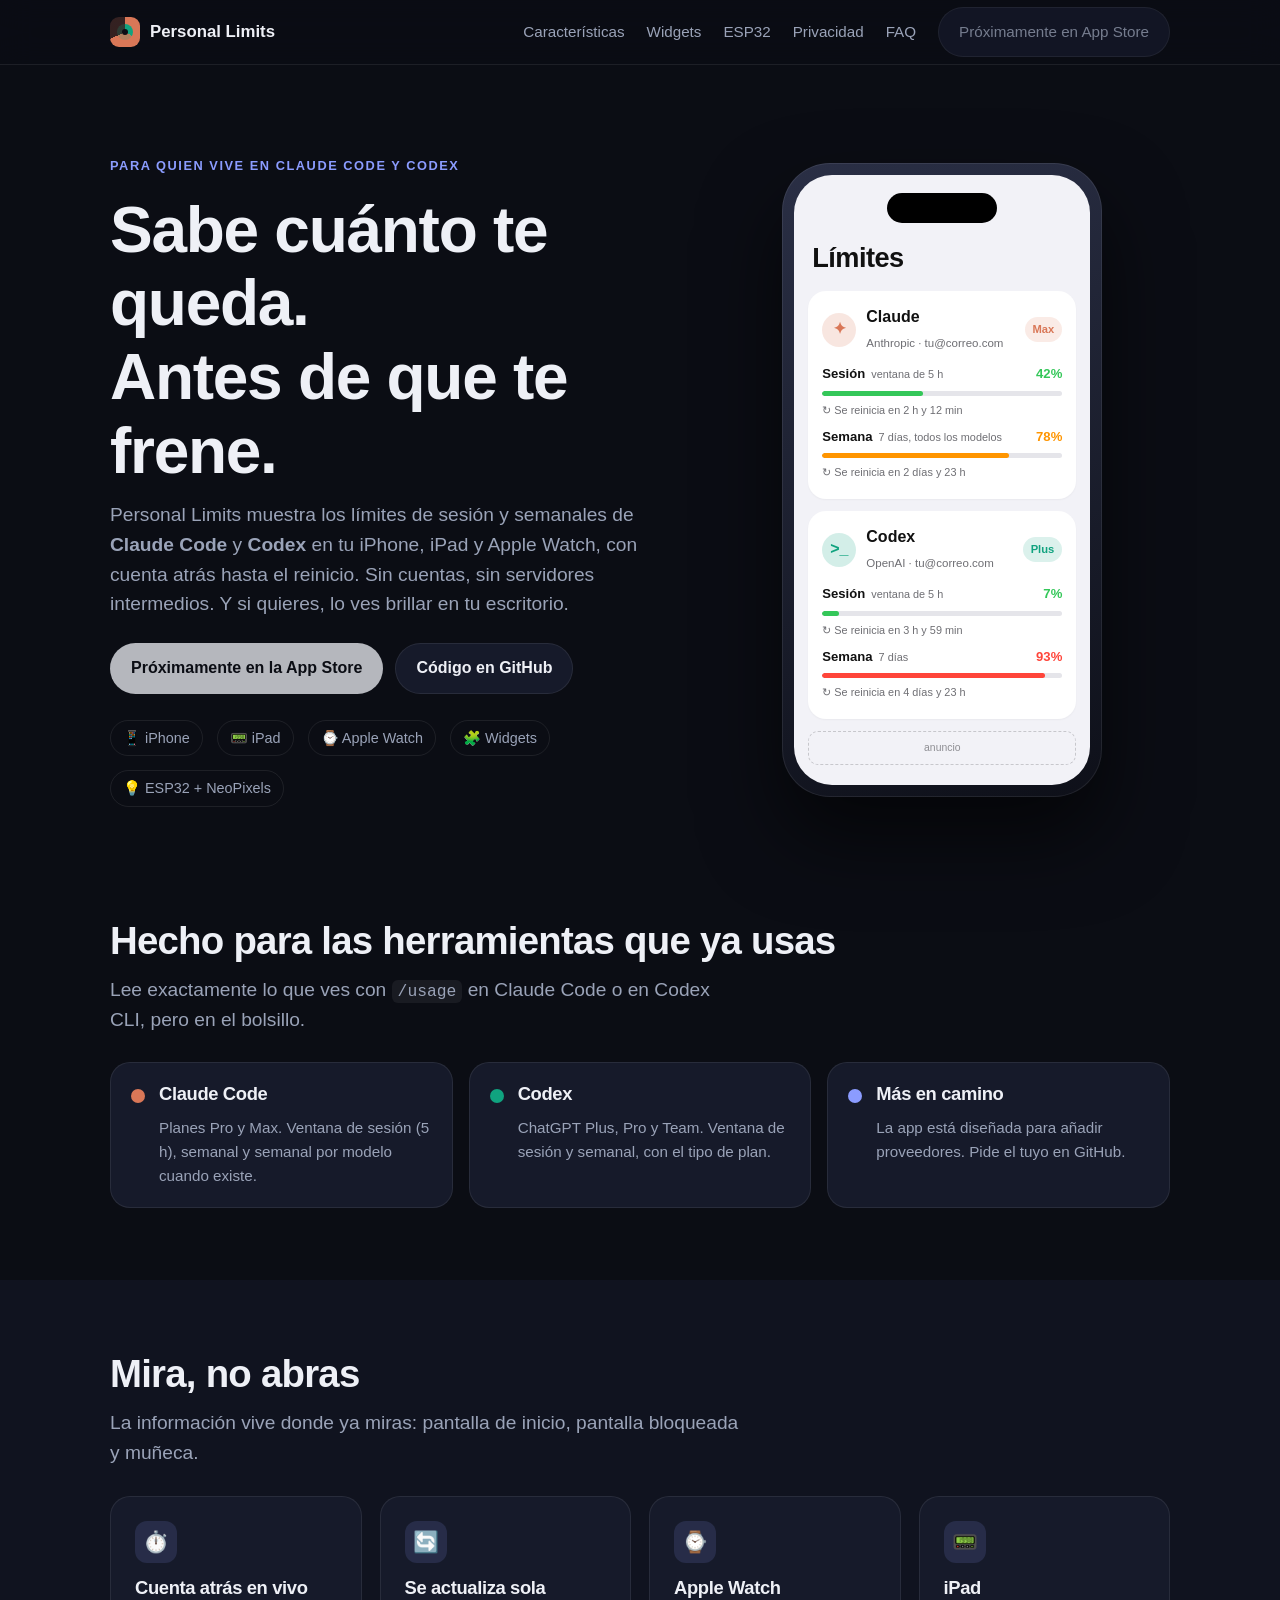
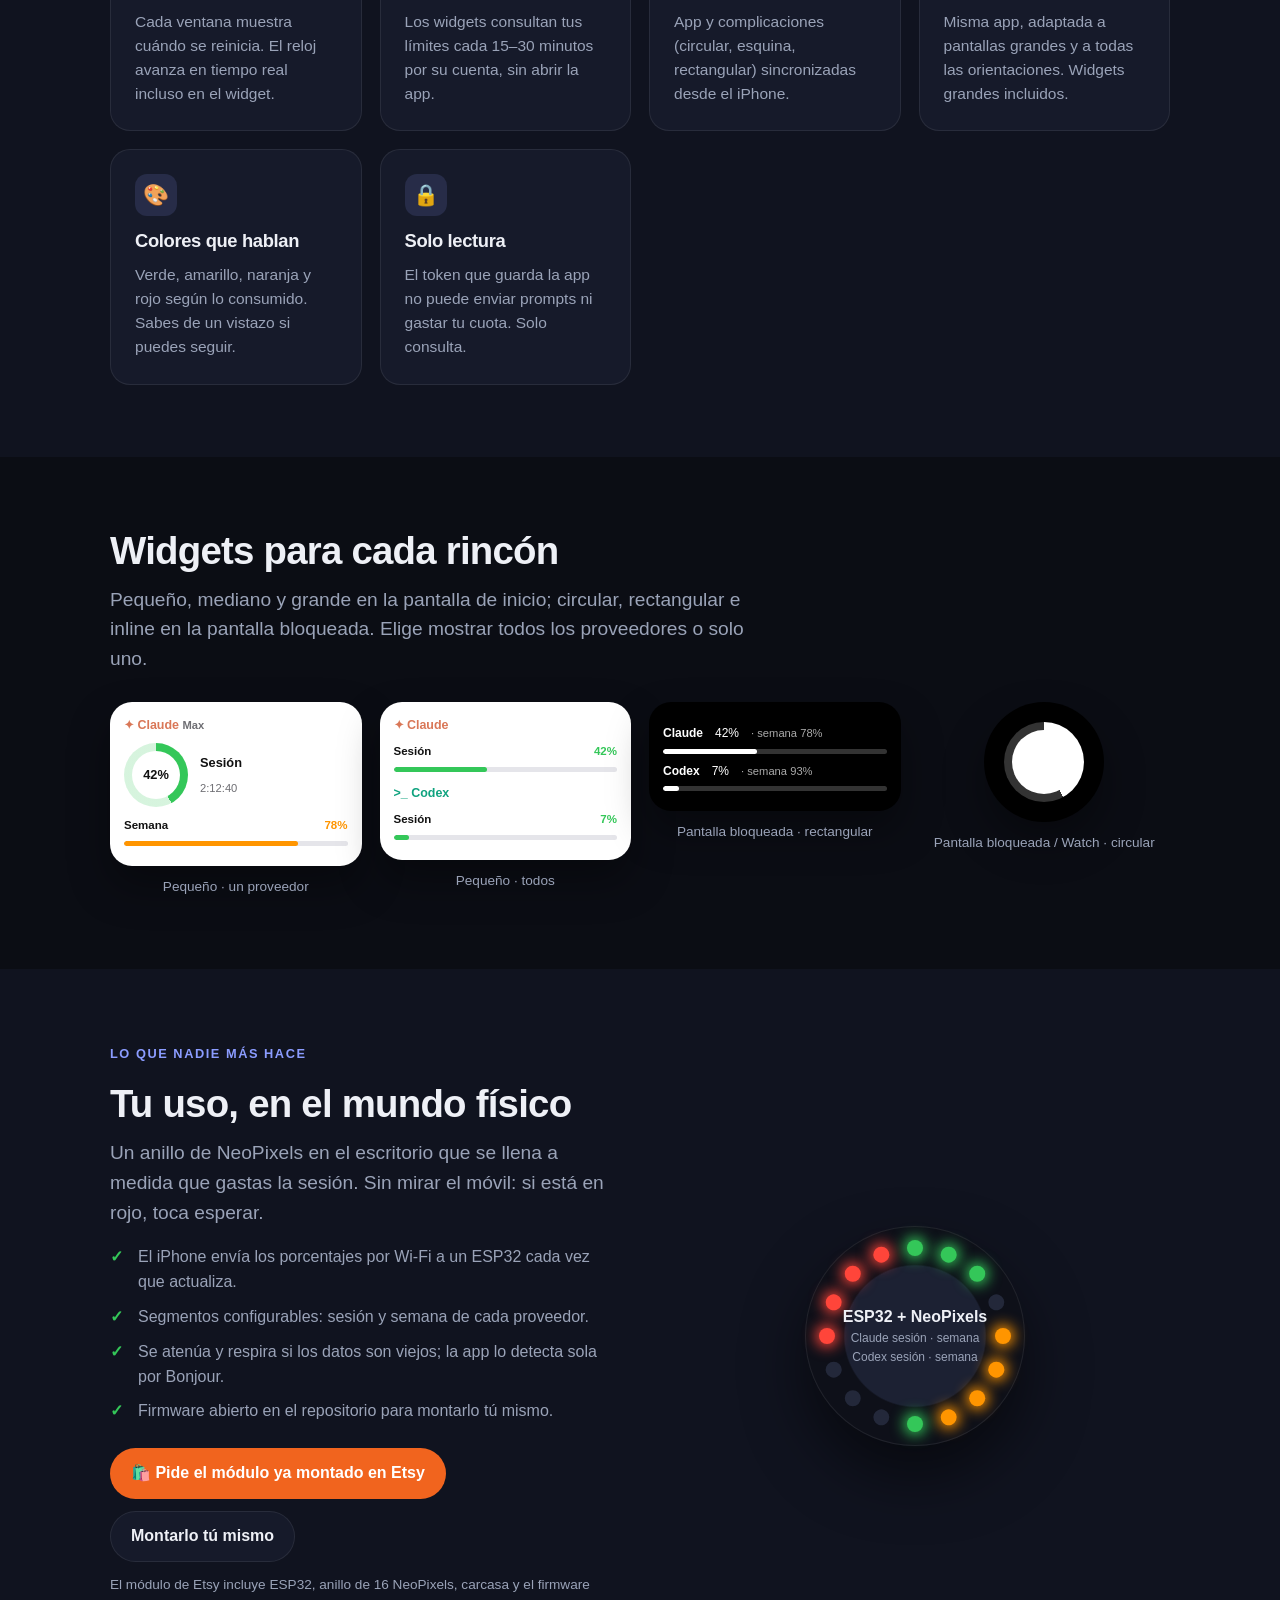
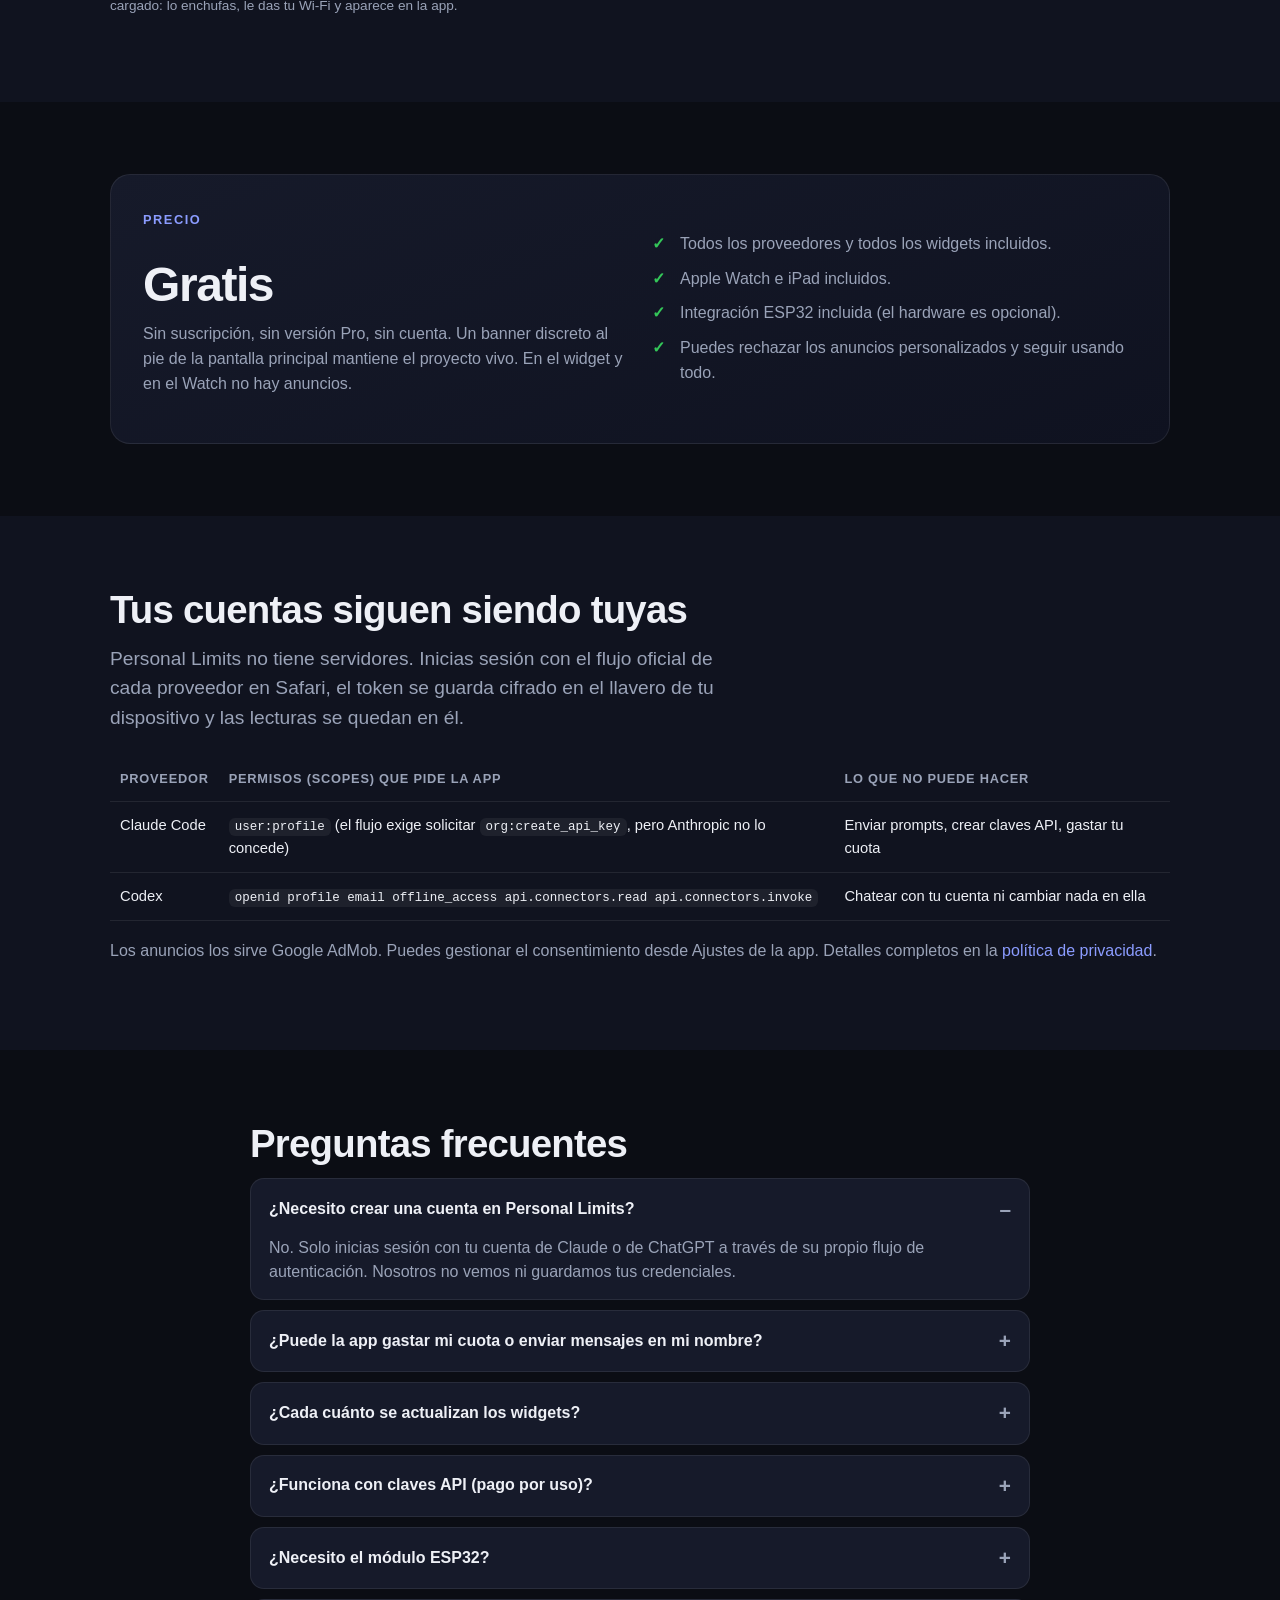
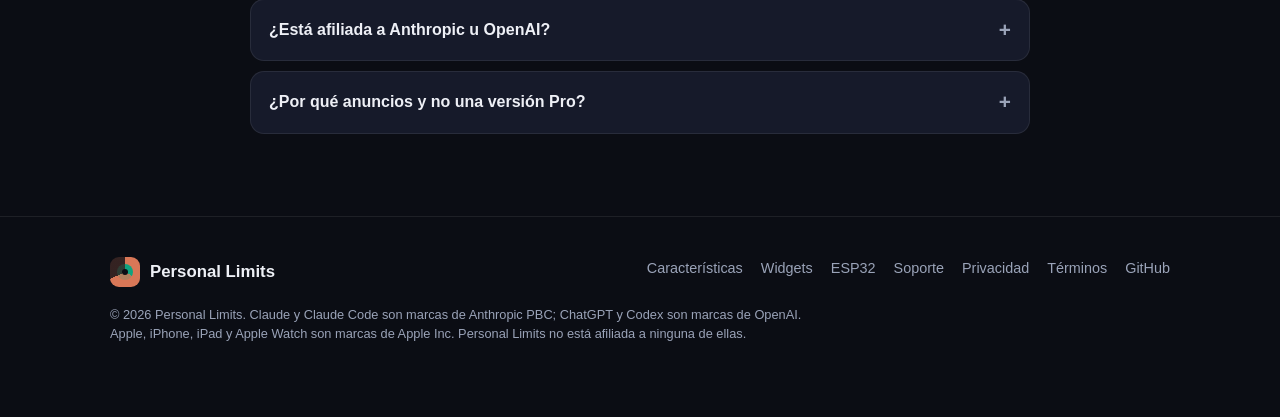
<file: docs/index.html>
<!doctype html>
<html lang="es">
<head>
  <meta charset="utf-8">
  <meta name="viewport" content="width=device-width, initial-scale=1">
  <title>Personal Limits — Tus límites de Claude y Codex, de un vistazo</title>
  <meta name="description" content="Personal Limits muestra en iPhone, iPad y Apple Watch los límites de sesión y semanales de Claude Code y Codex, con widgets y cuenta atrás. Y los enciende en tu escritorio con un ESP32 y NeoPixels.">
  <meta property="og:title" content="Personal Limits — sabe cuánto te queda">
  <meta property="og:description" content="Límites de Claude Code y Codex en tu iPhone, iPad, Apple Watch y en LEDs de escritorio.">
  <meta property="og:type" content="website">
  <link rel="stylesheet" href="style.css">
</head>
<body>

<header>
  <div class="wrap nav">
    <a class="brand" href="./"><span class="logo"></span>Personal Limits</a>
    <nav class="nav-links">
      <a href="#caracteristicas">Características</a>
      <a href="#widgets">Widgets</a>
      <a href="#esp32">ESP32</a>
      <a href="#privacidad">Privacidad</a>
      <a href="#faq">FAQ</a>
      <a class="btn soon" href="#descarga">Próximamente en App Store</a>
    </nav>
  </div>
</header>

<main>
  <section class="hero">
    <div class="wrap hero-grid">
      <div>
        <span class="eyebrow">Para quien vive en Claude Code y Codex</span>
        <h1>Sabe cuánto te queda.<br>Antes de que te frene.</h1>
        <p class="lead">Personal Limits muestra los límites de sesión y semanales de <strong>Claude Code</strong> y <strong>Codex</strong> en tu iPhone, iPad y Apple Watch, con cuenta atrás hasta el reinicio. Sin cuentas, sin servidores intermedios. Y si quieres, lo ves brillar en tu escritorio.</p>
        <div class="btn-row" id="descarga">
          <a class="btn primary soon" href="#faq">Próximamente en la App Store</a>
          <a class="btn" href="https://github.com/ericmargay/Personal_Limits">Código en GitHub</a>
        </div>
        <div class="platforms">
          <span>📱 iPhone</span><span>📟 iPad</span><span>⌚️ Apple Watch</span><span>🧩 Widgets</span><span>💡 ESP32 + NeoPixels</span>
        </div>
      </div>

      <div class="phone-wrap">
        <div class="phone"><div class="screen">
          <div class="island"></div>
          <h4>Límites</h4>
          <div class="card">
            <div class="card-head"><span class="avatar claude">✦</span><div><b>Claude</b><small>Anthropic · tu@correo.com</small></div><span class="pill claude">Max</span></div>
            <div class="win"><div class="win-row"><b>Sesión</b><small>ventana de 5 h</small><span class="pct green">42%</span></div><div class="bar"><i class="green" style="width:42%"></i></div><div class="reset">↻ Se reinicia en 2 h y 12 min</div></div>
            <div class="win"><div class="win-row"><b>Semana</b><small>7 días, todos los modelos</small><span class="pct orange">78%</span></div><div class="bar"><i class="orange" style="width:78%"></i></div><div class="reset">↻ Se reinicia en 2 días y 23 h</div></div>
          </div>
          <div class="card">
            <div class="card-head"><span class="avatar codex">&gt;_</span><div><b>Codex</b><small>OpenAI · tu@correo.com</small></div><span class="pill codex">Plus</span></div>
            <div class="win"><div class="win-row"><b>Sesión</b><small>ventana de 5 h</small><span class="pct green">7%</span></div><div class="bar"><i class="green" style="width:7%"></i></div><div class="reset">↻ Se reinicia en 3 h y 59 min</div></div>
            <div class="win"><div class="win-row"><b>Semana</b><small>7 días</small><span class="pct red">93%</span></div><div class="bar"><i class="red" style="width:93%"></i></div><div class="reset">↻ Se reinicia en 4 días y 23 h</div></div>
          </div>
          <div class="ad">anuncio</div>
        </div></div>
      </div>
    </div>
  </section>

  <section id="proveedores">
    <div class="wrap">
      <h2>Hecho para las herramientas que ya usas</h2>
      <p class="lead">Lee exactamente lo que ves con <code>/usage</code> en Claude Code o en Codex CLI, pero en el bolsillo.</p>
      <div class="providers" style="margin-top:28px">
        <div class="provider"><span class="dot" style="background:var(--claude)"></span><div><h3>Claude Code</h3><p>Planes Pro y Max. Ventana de sesión (5 h), semanal y semanal por modelo cuando existe.</p></div></div>
        <div class="provider"><span class="dot" style="background:var(--codex)"></span><div><h3>Codex</h3><p>ChatGPT Plus, Pro y Team. Ventana de sesión y semanal, con el tipo de plan.</p></div></div>
        <div class="provider"><span class="dot" style="background:var(--accent)"></span><div><h3>Más en camino</h3><p>La app está diseñada para añadir proveedores. Pide el tuyo en GitHub.</p></div></div>
      </div>
    </div>
  </section>

  <section id="caracteristicas" style="background:var(--bg-2)">
    <div class="wrap">
      <h2>Mira, no abras</h2>
      <p class="lead">La información vive donde ya miras: pantalla de inicio, pantalla bloqueada y muñeca.</p>
      <div class="grid" style="margin-top:28px">
        <div class="feature"><div class="icon">⏱️</div><h3>Cuenta atrás en vivo</h3><p>Cada ventana muestra cuándo se reinicia. El reloj avanza en tiempo real incluso en el widget.</p></div>
        <div class="feature"><div class="icon">🔄</div><h3>Se actualiza sola</h3><p>Los widgets consultan tus límites cada 15–30 minutos por su cuenta, sin abrir la app.</p></div>
        <div class="feature"><div class="icon">⌚️</div><h3>Apple Watch</h3><p>App y complicaciones (circular, esquina, rectangular) sincronizadas desde el iPhone.</p></div>
        <div class="feature"><div class="icon">📟</div><h3>iPad</h3><p>Misma app, adaptada a pantallas grandes y a todas las orientaciones. Widgets grandes incluidos.</p></div>
        <div class="feature"><div class="icon">🎨</div><h3>Colores que hablan</h3><p>Verde, amarillo, naranja y rojo según lo consumido. Sabes de un vistazo si puedes seguir.</p></div>
        <div class="feature"><div class="icon">🔒</div><h3>Solo lectura</h3><p>El token que guarda la app no puede enviar prompts ni gastar tu cuota. Solo consulta.</p></div>
      </div>
    </div>
  </section>

  <section id="widgets">
    <div class="wrap">
      <h2>Widgets para cada rincón</h2>
      <p class="lead">Pequeño, mediano y grande en la pantalla de inicio; circular, rectangular e inline en la pantalla bloqueada. Elige mostrar todos los proveedores o solo uno.</p>
      <div class="widgets" style="margin-top:28px">
        <div>
          <div class="widget">
            <h5 class="claude">✦ Claude <small>Max</small></h5>
            <div class="row"><div class="ring"><span>42%</span></div><div><b style="font-size:.8rem">Sesión</b><br><small>2:12:40</small></div></div>
            <div class="win" style="margin-top:10px"><div class="win-row" style="font-size:.72rem"><b>Semana</b><span class="pct orange">78%</span></div><div class="bar"><i class="orange" style="width:78%"></i></div></div>
          </div>
          <div class="caption">Pequeño · un proveedor</div>
        </div>
        <div>
          <div class="widget">
            <h5 class="claude">✦ Claude</h5>
            <div class="win"><div class="win-row" style="font-size:.72rem"><b>Sesión</b><span class="pct green">42%</span></div><div class="bar"><i class="green" style="width:42%"></i></div></div>
            <h5 class="codex" style="margin-top:12px">&gt;_ Codex</h5>
            <div class="win"><div class="win-row" style="font-size:.72rem"><b>Sesión</b><span class="pct green">7%</span></div><div class="bar"><i class="green" style="width:7%"></i></div></div>
          </div>
          <div class="caption">Pequeño · todos</div>
        </div>
        <div>
          <div class="widget dark">
            <div class="win"><div class="win-row" style="font-size:.75rem"><b>Claude</b><span style="margin-left:6px">42%</span><small style="margin-left:6px">· semana 78%</small></div><div class="bar"><i style="width:42%;background:#fff"></i></div></div>
            <div class="win"><div class="win-row" style="font-size:.75rem"><b>Codex</b><span style="margin-left:6px">7%</span><small style="margin-left:6px">· semana 93%</small></div><div class="bar"><i style="width:7%;background:#fff"></i></div></div>
          </div>
          <div class="caption">Pantalla bloqueada · rectangular</div>
        </div>
        <div>
          <div class="widget dark" style="display:grid;place-items:center;aspect-ratio:1;border-radius:50%;width:120px;margin:0 auto">
            <div class="ring" style="background:conic-gradient(#fff 0 42%, rgba(255,255,255,.2) 42% 100%);width:80px;height:80px"><span style="color:#fff">42</span></div>
          </div>
          <div class="caption">Pantalla bloqueada / Watch · circular</div>
        </div>
      </div>
    </div>
  </section>

  <section id="esp32" style="background:var(--bg-2)">
    <div class="wrap esp-grid">
      <div>
        <span class="eyebrow">Lo que nadie más hace</span>
        <h2>Tu uso, en el mundo físico</h2>
        <p class="lead">Un anillo de NeoPixels en el escritorio que se llena a medida que gastas la sesión. Sin mirar el móvil: si está en rojo, toca esperar.</p>
        <ul class="check">
          <li>El iPhone envía los porcentajes por Wi‑Fi a un ESP32 cada vez que actualiza.</li>
          <li>Segmentos configurables: sesión y semana de cada proveedor.</li>
          <li>Se atenúa y respira si los datos son viejos; la app lo detecta sola por Bonjour.</li>
          <li>Firmware abierto en el repositorio para montarlo tú mismo.</li>
        </ul>
        <div class="btn-row">
          <a class="btn etsy" href="https://www.etsy.com/shop/PersonalLimits">🛍️ Pide el módulo ya montado en Etsy</a>
          <a class="btn" href="https://github.com/ericmargay/Personal_Limits/tree/master/firmware">Montarlo tú mismo</a>
        </div>
        <p class="muted" style="font-size:.85rem;margin-top:12px">El módulo de Etsy incluye ESP32, anillo de 16 NeoPixels, carcasa y el firmware cargado: lo enchufas, le das tu Wi‑Fi y aparece en la app.</p>
      </div>
      <div>
        <div class="ledring">
          <span class="led on" style="--i:0;--c:var(--green)"></span><span class="led on" style="--i:1;--c:var(--green)"></span><span class="led on" style="--i:2;--c:var(--green)"></span><span class="led dim" style="--i:3"></span>
          <span class="led on" style="--i:4;--c:var(--orange)"></span><span class="led on" style="--i:5;--c:var(--orange)"></span><span class="led on" style="--i:6;--c:var(--orange)"></span><span class="led on" style="--i:7;--c:var(--orange)"></span>
          <span class="led on" style="--i:8;--c:var(--green)"></span><span class="led dim" style="--i:9"></span><span class="led dim" style="--i:10"></span><span class="led dim" style="--i:11"></span>
          <span class="led on" style="--i:12;--c:var(--red)"></span><span class="led on" style="--i:13;--c:var(--red)"></span><span class="led on" style="--i:14;--c:var(--red)"></span><span class="led on" style="--i:15;--c:var(--red)"></span>
          <div class="label"><div><b>ESP32 + NeoPixels</b>Claude sesión · semana<br>Codex sesión · semana</div></div>
        </div>
      </div>
    </div>
  </section>

  <section id="precio">
    <div class="wrap">
      <div class="price">
        <div>
          <span class="eyebrow">Precio</span>
          <div class="big">Gratis</div>
          <p class="muted">Sin suscripción, sin versión Pro, sin cuenta. Un banner discreto al pie de la pantalla principal mantiene el proyecto vivo. En el widget y en el Watch no hay anuncios.</p>
        </div>
        <div>
          <ul class="check">
            <li>Todos los proveedores y todos los widgets incluidos.</li>
            <li>Apple Watch e iPad incluidos.</li>
            <li>Integración ESP32 incluida (el hardware es opcional).</li>
            <li>Puedes rechazar los anuncios personalizados y seguir usando todo.</li>
          </ul>
        </div>
      </div>
    </div>
  </section>

  <section id="privacidad" style="background:var(--bg-2)">
    <div class="wrap">
      <h2>Tus cuentas siguen siendo tuyas</h2>
      <p class="lead">Personal Limits no tiene servidores. Inicias sesión con el flujo oficial de cada proveedor en Safari, el token se guarda cifrado en el llavero de tu dispositivo y las lecturas se quedan en él.</p>
      <div style="margin-top:24px;overflow-x:auto">
        <table>
          <thead><tr><th>Proveedor</th><th>Permisos (scopes) que pide la app</th><th>Lo que NO puede hacer</th></tr></thead>
          <tbody>
            <tr><td>Claude Code</td><td><code>user:profile</code> (el flujo exige solicitar <code>org:create_api_key</code>, pero Anthropic no lo concede)</td><td>Enviar prompts, crear claves API, gastar tu cuota</td></tr>
            <tr><td>Codex</td><td><code>openid profile email offline_access api.connectors.read api.connectors.invoke</code></td><td>Chatear con tu cuenta ni cambiar nada en ella</td></tr>
          </tbody>
        </table>
      </div>
      <p class="muted" style="margin-top:18px">Los anuncios los sirve Google AdMob. Puedes gestionar el consentimiento desde Ajustes de la app. Detalles completos en la <a href="privacy.html">política de privacidad</a>.</p>
    </div>
  </section>

  <section id="faq">
    <div class="wrap" style="max-width:820px">
      <h2>Preguntas frecuentes</h2>
      <details open><summary>¿Necesito crear una cuenta en Personal Limits?</summary><p>No. Solo inicias sesión con tu cuenta de Claude o de ChatGPT a través de su propio flujo de autenticación. Nosotros no vemos ni guardamos tus credenciales.</p></details>
      <details><summary>¿Puede la app gastar mi cuota o enviar mensajes en mi nombre?</summary><p>No. El token de Claude queda limitado al permiso <code>user:profile</code>, que solo permite leer el uso. El de Codex tampoco tiene acceso a las conversaciones.</p></details>
      <details><summary>¿Cada cuánto se actualizan los widgets?</summary><p>Piden una actualización cada 15 minutos; iOS concede a un widget visible unas 40–70 recargas al día, así que en la práctica cada 15–30 min. La app también actualiza en segundo plano y cada vez que la abres.</p></details>
      <details><summary>¿Funciona con claves API (pago por uso)?</summary><p>Todavía no. La app está pensada para los límites de las suscripciones (Pro/Max de Claude, Plus/Pro de ChatGPT).</p></details>
      <details><summary>¿Necesito el módulo ESP32?</summary><p>No, es totalmente opcional. La app funciona igual sin él. Si lo quieres, puedes montarlo con el firmware abierto o pedirlo ya montado en Etsy.</p></details>
      <details><summary>¿Está afiliada a Anthropic u OpenAI?</summary><p>No. Personal Limits es un proyecto independiente. Usa endpoints no documentados que los propios CLIs utilizan y que podrían cambiar sin aviso.</p></details>
      <details><summary>¿Por qué anuncios y no una versión Pro?</summary><p>Porque queremos que todas las funciones estén disponibles para todo el mundo. Un banner en la pantalla principal cubre los costes; el widget y el Watch quedan limpios.</p></details>
    </div>
  </section>
</main>

<footer>
  <div class="wrap">
    <div class="foot">
      <div class="brand"><span class="logo"></span>Personal Limits</div>
      <div class="foot-links">
        <a href="#caracteristicas">Características</a>
        <a href="#widgets">Widgets</a>
        <a href="#esp32">ESP32</a>
        <a href="support.html">Soporte</a>
        <a href="privacy.html">Privacidad</a>
        <a href="terms.html">Términos</a>
        <a href="https://github.com/ericmargay/Personal_Limits">GitHub</a>
      </div>
    </div>
    <p class="legal">© 2026 Personal Limits. Claude y Claude Code son marcas de Anthropic PBC; ChatGPT y Codex son marcas de OpenAI. Apple, iPhone, iPad y Apple Watch son marcas de Apple Inc. Personal Limits no está afiliada a ninguna de ellas.</p>
  </div>
</footer>

</body>
</html>
</file>
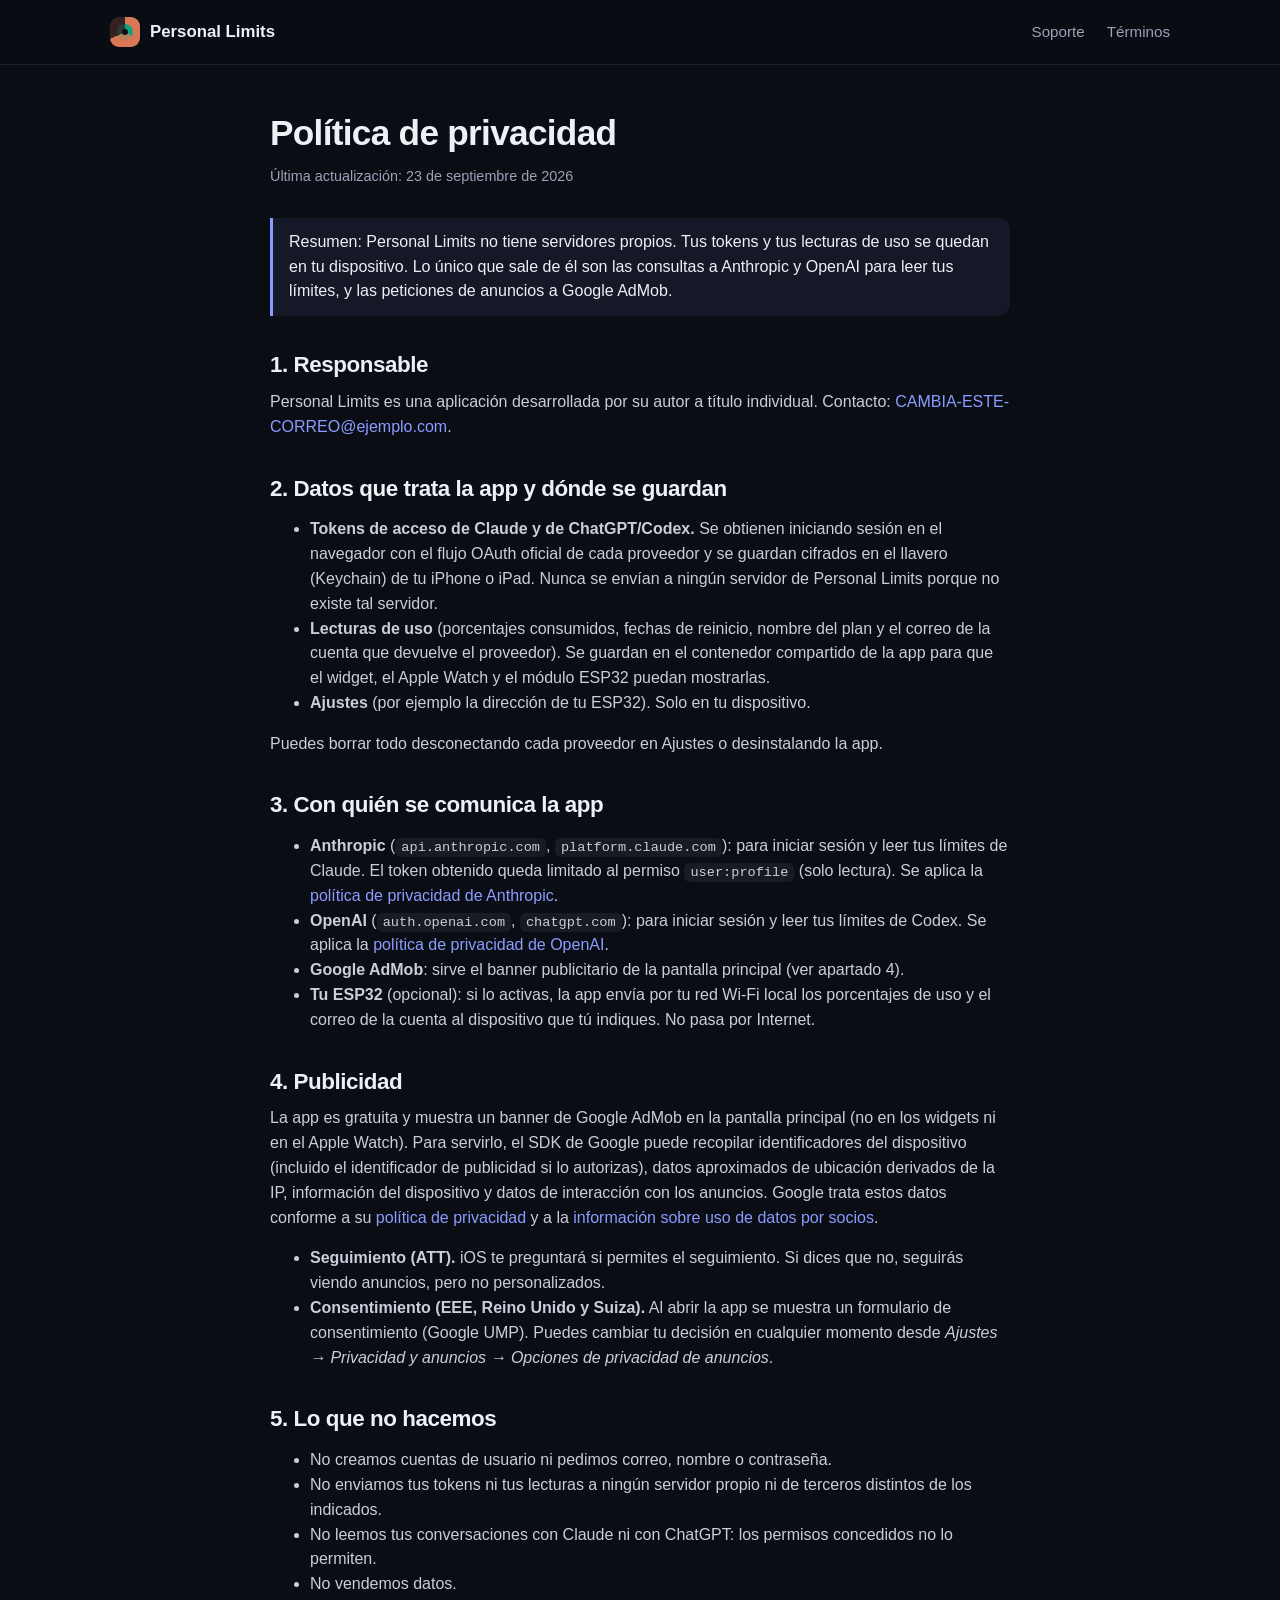
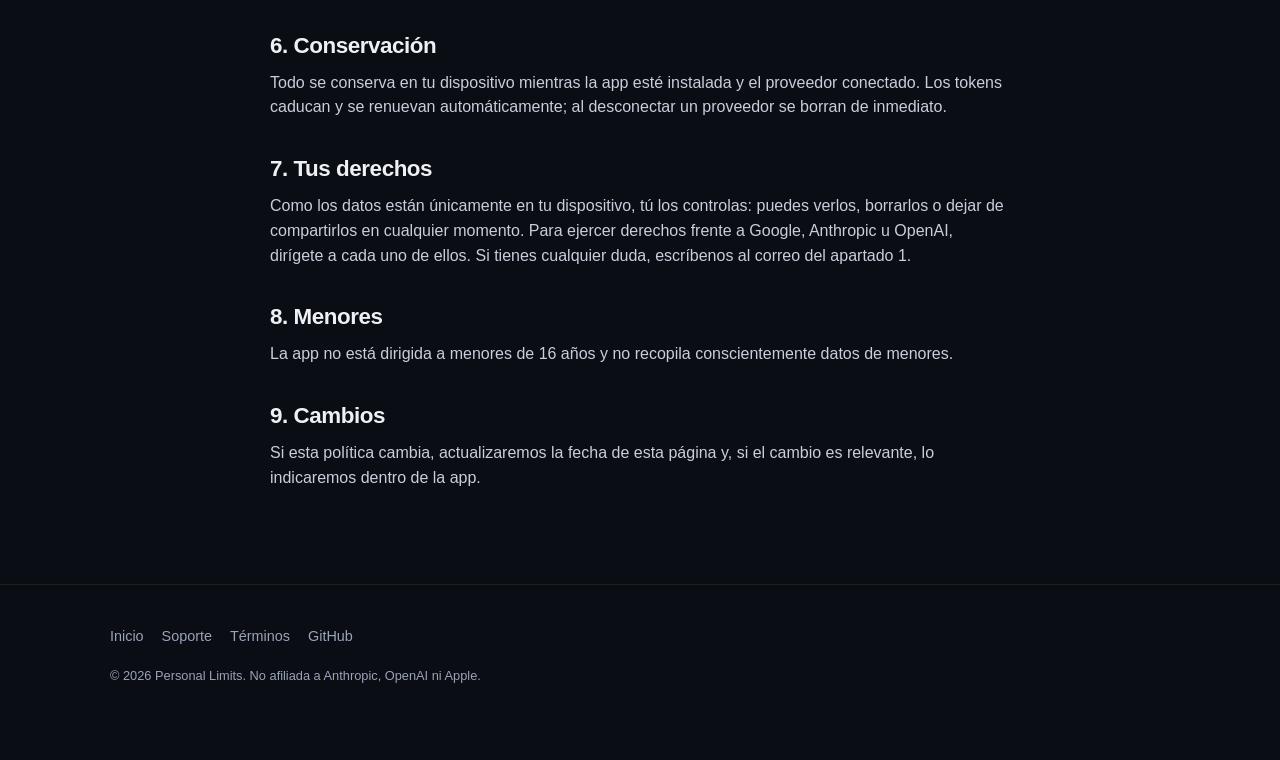
<file: docs/privacy.html>
<!doctype html>
<html lang="es">
<head>
  <meta charset="utf-8">
  <meta name="viewport" content="width=device-width, initial-scale=1">
  <title>Política de privacidad — Personal Limits</title>
  <link rel="stylesheet" href="style.css">
</head>
<body>
<header><div class="wrap nav"><a class="brand" href="./"><span class="logo"></span>Personal Limits</a><nav class="nav-links"><a href="support.html">Soporte</a><a href="terms.html">Términos</a></nav></div></header>

<main class="doc">
  <h1>Política de privacidad</h1>
  <p class="updated">Última actualización: 23 de septiembre de 2026</p>

  <div class="callout">Resumen: Personal Limits no tiene servidores propios. Tus tokens y tus lecturas de uso se quedan en tu dispositivo. Lo único que sale de él son las consultas a Anthropic y OpenAI para leer tus límites, y las peticiones de anuncios a Google AdMob.</div>

  <h2>1. Responsable</h2>
  <p>Personal Limits es una aplicación desarrollada por su autor a título individual. Contacto: <a href="mailto:CAMBIA-ESTE-CORREO@ejemplo.com">CAMBIA-ESTE-CORREO@ejemplo.com</a>.</p>

  <h2>2. Datos que trata la app y dónde se guardan</h2>
  <ul>
    <li><strong>Tokens de acceso de Claude y de ChatGPT/Codex.</strong> Se obtienen iniciando sesión en el navegador con el flujo OAuth oficial de cada proveedor y se guardan cifrados en el llavero (Keychain) de tu iPhone o iPad. Nunca se envían a ningún servidor de Personal Limits porque no existe tal servidor.</li>
    <li><strong>Lecturas de uso</strong> (porcentajes consumidos, fechas de reinicio, nombre del plan y el correo de la cuenta que devuelve el proveedor). Se guardan en el contenedor compartido de la app para que el widget, el Apple Watch y el módulo ESP32 puedan mostrarlas.</li>
    <li><strong>Ajustes</strong> (por ejemplo la dirección de tu ESP32). Solo en tu dispositivo.</li>
  </ul>
  <p>Puedes borrar todo desconectando cada proveedor en Ajustes o desinstalando la app.</p>

  <h2>3. Con quién se comunica la app</h2>
  <ul>
    <li><strong>Anthropic</strong> (<code>api.anthropic.com</code>, <code>platform.claude.com</code>): para iniciar sesión y leer tus límites de Claude. El token obtenido queda limitado al permiso <code>user:profile</code> (solo lectura). Se aplica la <a href="https://www.anthropic.com/legal/privacy">política de privacidad de Anthropic</a>.</li>
    <li><strong>OpenAI</strong> (<code>auth.openai.com</code>, <code>chatgpt.com</code>): para iniciar sesión y leer tus límites de Codex. Se aplica la <a href="https://openai.com/policies/privacy-policy">política de privacidad de OpenAI</a>.</li>
    <li><strong>Google AdMob</strong>: sirve el banner publicitario de la pantalla principal (ver apartado 4).</li>
    <li><strong>Tu ESP32</strong> (opcional): si lo activas, la app envía por tu red Wi‑Fi local los porcentajes de uso y el correo de la cuenta al dispositivo que tú indiques. No pasa por Internet.</li>
  </ul>

  <h2>4. Publicidad</h2>
  <p>La app es gratuita y muestra un banner de Google AdMob en la pantalla principal (no en los widgets ni en el Apple Watch). Para servirlo, el SDK de Google puede recopilar identificadores del dispositivo (incluido el identificador de publicidad si lo autorizas), datos aproximados de ubicación derivados de la IP, información del dispositivo y datos de interacción con los anuncios. Google trata estos datos conforme a su <a href="https://policies.google.com/privacy">política de privacidad</a> y a la <a href="https://policies.google.com/technologies/partner-sites">información sobre uso de datos por socios</a>.</p>
  <ul>
    <li><strong>Seguimiento (ATT).</strong> iOS te preguntará si permites el seguimiento. Si dices que no, seguirás viendo anuncios, pero no personalizados.</li>
    <li><strong>Consentimiento (EEE, Reino Unido y Suiza).</strong> Al abrir la app se muestra un formulario de consentimiento (Google UMP). Puedes cambiar tu decisión en cualquier momento desde <em>Ajustes → Privacidad y anuncios → Opciones de privacidad de anuncios</em>.</li>
  </ul>

  <h2>5. Lo que no hacemos</h2>
  <ul>
    <li>No creamos cuentas de usuario ni pedimos correo, nombre o contraseña.</li>
    <li>No enviamos tus tokens ni tus lecturas a ningún servidor propio ni de terceros distintos de los indicados.</li>
    <li>No leemos tus conversaciones con Claude ni con ChatGPT: los permisos concedidos no lo permiten.</li>
    <li>No vendemos datos.</li>
  </ul>

  <h2>6. Conservación</h2>
  <p>Todo se conserva en tu dispositivo mientras la app esté instalada y el proveedor conectado. Los tokens caducan y se renuevan automáticamente; al desconectar un proveedor se borran de inmediato.</p>

  <h2>7. Tus derechos</h2>
  <p>Como los datos están únicamente en tu dispositivo, tú los controlas: puedes verlos, borrarlos o dejar de compartirlos en cualquier momento. Para ejercer derechos frente a Google, Anthropic u OpenAI, dirígete a cada uno de ellos. Si tienes cualquier duda, escríbenos al correo del apartado 1.</p>

  <h2>8. Menores</h2>
  <p>La app no está dirigida a menores de 16 años y no recopila conscientemente datos de menores.</p>

  <h2>9. Cambios</h2>
  <p>Si esta política cambia, actualizaremos la fecha de esta página y, si el cambio es relevante, lo indicaremos dentro de la app.</p>
</main>

<footer><div class="wrap"><div class="foot-links"><a href="./">Inicio</a><a href="support.html">Soporte</a><a href="terms.html">Términos</a><a href="https://github.com/ericmargay/Personal_Limits">GitHub</a></div><p class="legal">© 2026 Personal Limits. No afiliada a Anthropic, OpenAI ni Apple.</p></div></footer>
</body>
</html>
</file>
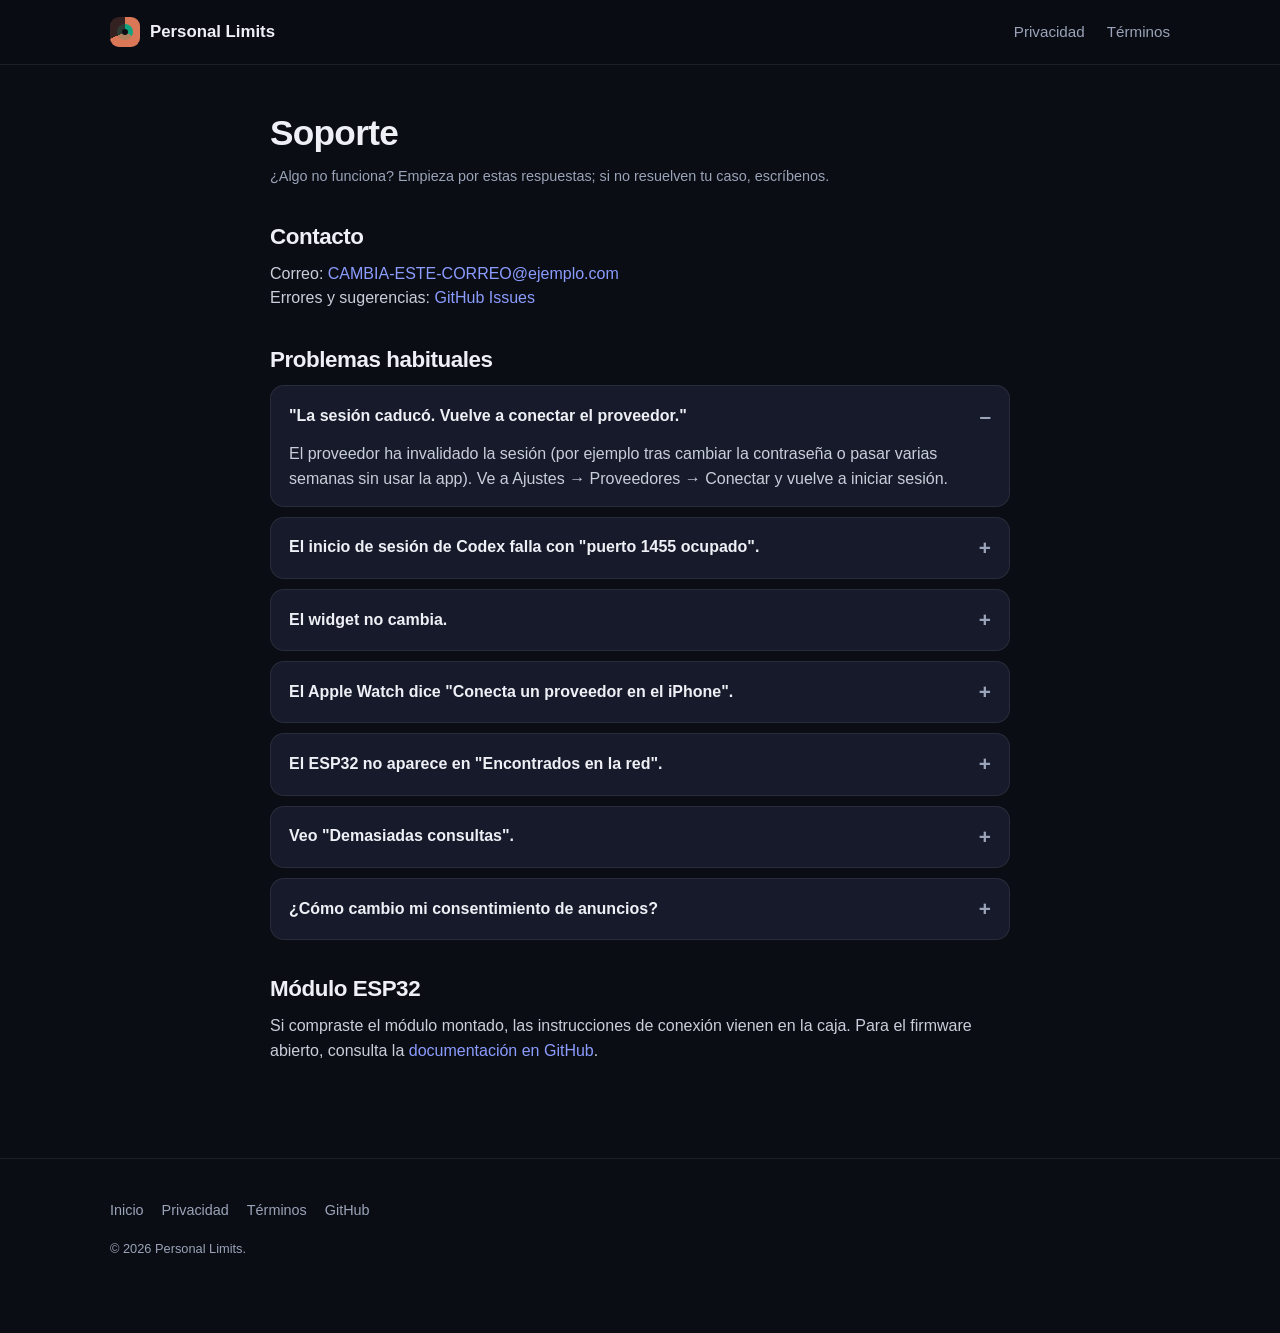
<file: docs/support.html>
<!doctype html>
<html lang="es">
<head>
  <meta charset="utf-8">
  <meta name="viewport" content="width=device-width, initial-scale=1">
  <title>Soporte — Personal Limits</title>
  <link rel="stylesheet" href="style.css">
</head>
<body>
<header><div class="wrap nav"><a class="brand" href="./"><span class="logo"></span>Personal Limits</a><nav class="nav-links"><a href="privacy.html">Privacidad</a><a href="terms.html">Términos</a></nav></div></header>

<main class="doc">
  <h1>Soporte</h1>
  <p class="updated">¿Algo no funciona? Empieza por estas respuestas; si no resuelven tu caso, escríbenos.</p>

  <h2>Contacto</h2>
  <p>Correo: <a href="mailto:CAMBIA-ESTE-CORREO@ejemplo.com">CAMBIA-ESTE-CORREO@ejemplo.com</a><br>
  Errores y sugerencias: <a href="https://github.com/ericmargay/Personal_Limits/issues">GitHub Issues</a></p>

  <h2>Problemas habituales</h2>
  <details open><summary>"La sesión caducó. Vuelve a conectar el proveedor."</summary><p>El proveedor ha invalidado la sesión (por ejemplo tras cambiar la contraseña o pasar varias semanas sin usar la app). Ve a Ajustes → Proveedores → Conectar y vuelve a iniciar sesión.</p></details>
  <details><summary>El inicio de sesión de Codex falla con "puerto 1455 ocupado".</summary><p>OpenAI exige ese puerto exacto. Cierra otras apps que estén iniciando sesión en Codex y vuelve a intentarlo.</p></details>
  <details><summary>El widget no cambia.</summary><p>Los widgets se refrescan cada 15–30 min según el presupuesto que asigna iOS. Abre la app para forzar una lectura. Comprueba también que "Actualización en segundo plano" esté activada para Personal Limits en Ajustes del iPhone.</p></details>
  <details><summary>El Apple Watch dice "Conecta un proveedor en el iPhone".</summary><p>El reloj recibe los datos del iPhone. Abre la app en el iPhone una vez con los proveedores conectados y, en el reloj, pulsa "Pedir datos al iPhone".</p></details>
  <details><summary>El ESP32 no aparece en "Encontrados en la red".</summary><p>Asegúrate de que el iPhone y el ESP32 están en la misma Wi‑Fi y de que has aceptado el permiso de "Red local" para la app (Ajustes del iPhone → Personal Limits). También puedes escribir la IP o <code>limits.local</code> a mano.</p></details>
  <details><summary>Veo "Demasiadas consultas".</summary><p>El proveedor limita las lecturas. Espera unos minutos; la app no volverá a consultar hasta entonces.</p></details>
  <details><summary>¿Cómo cambio mi consentimiento de anuncios?</summary><p>Ajustes → Privacidad y anuncios → Opciones de privacidad de anuncios (visible en el EEE, Reino Unido y Suiza). El permiso de seguimiento se gestiona en Ajustes del iPhone → Privacidad y seguridad → Seguimiento.</p></details>

  <h2>Módulo ESP32</h2>
  <p>Si compraste el módulo montado, las instrucciones de conexión vienen en la caja. Para el firmware abierto, consulta la <a href="https://github.com/ericmargay/Personal_Limits/tree/master/firmware">documentación en GitHub</a>.</p>
</main>

<footer><div class="wrap"><div class="foot-links"><a href="./">Inicio</a><a href="privacy.html">Privacidad</a><a href="terms.html">Términos</a><a href="https://github.com/ericmargay/Personal_Limits">GitHub</a></div><p class="legal">© 2026 Personal Limits.</p></div></footer>
</body>
</html>
</file>
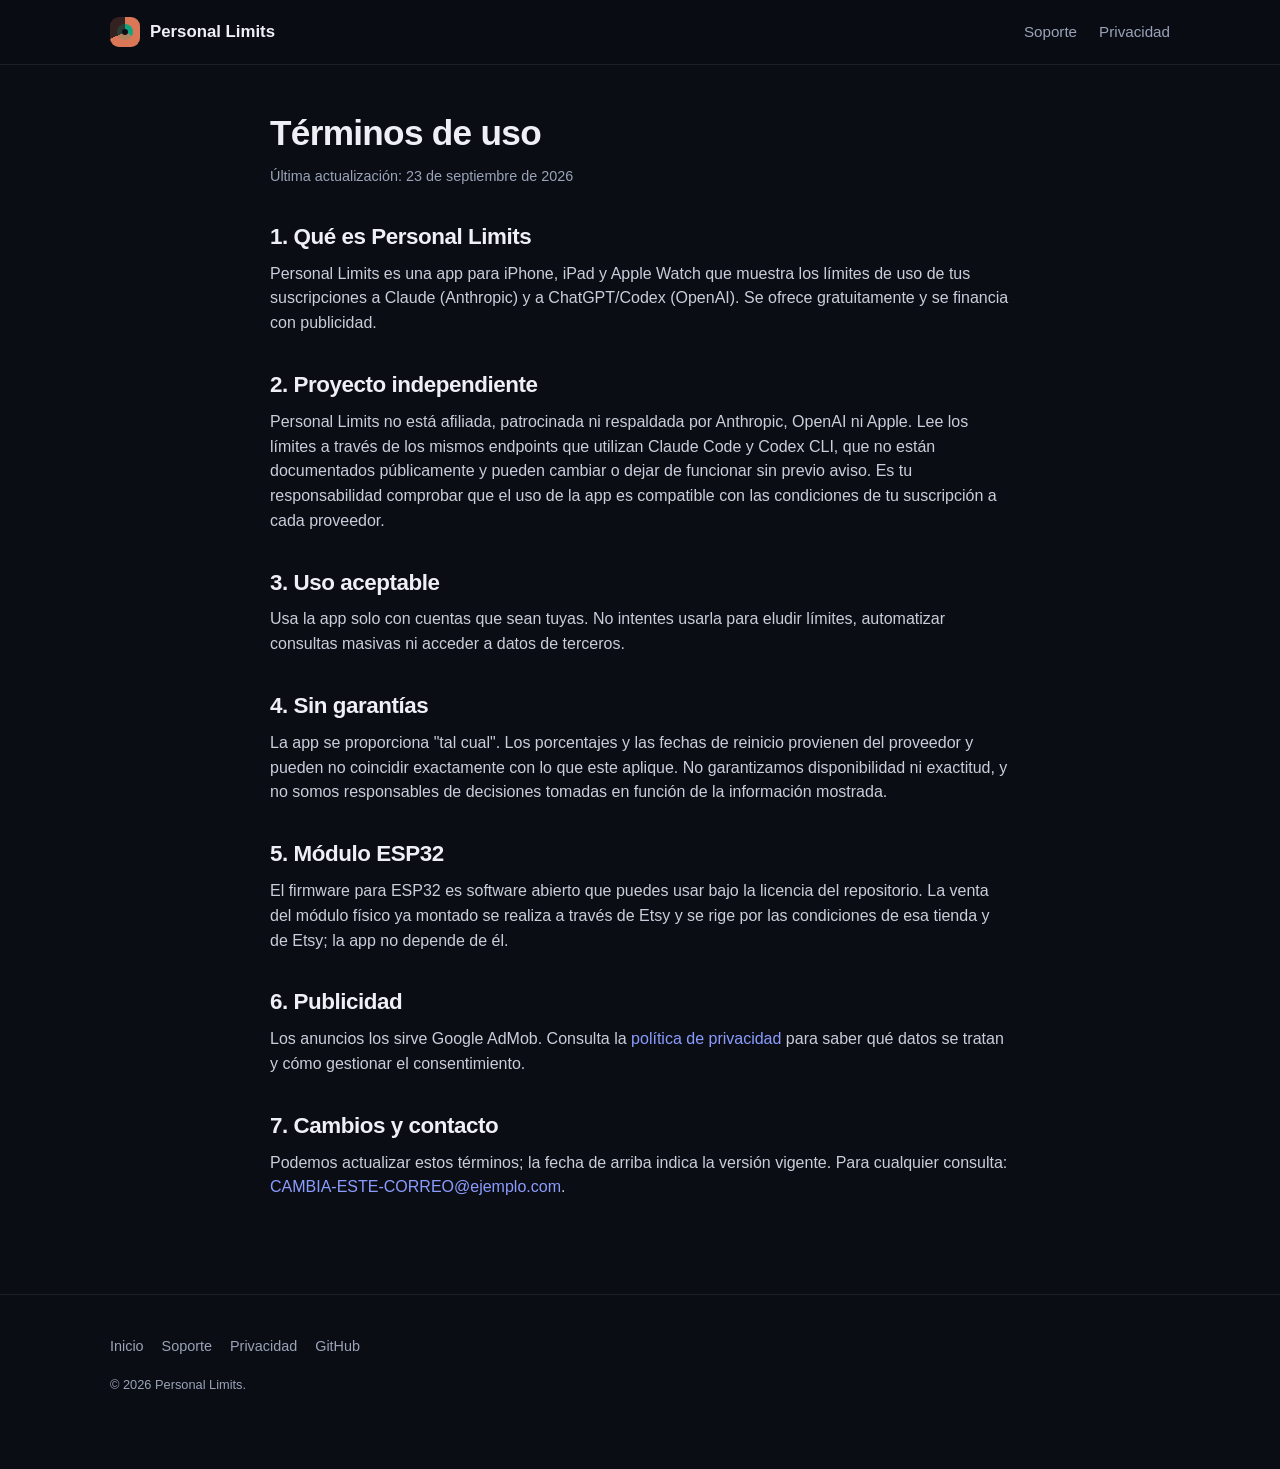
<file: docs/terms.html>
<!doctype html>
<html lang="es">
<head>
  <meta charset="utf-8">
  <meta name="viewport" content="width=device-width, initial-scale=1">
  <title>Términos de uso — Personal Limits</title>
  <link rel="stylesheet" href="style.css">
</head>
<body>
<header><div class="wrap nav"><a class="brand" href="./"><span class="logo"></span>Personal Limits</a><nav class="nav-links"><a href="support.html">Soporte</a><a href="privacy.html">Privacidad</a></nav></div></header>

<main class="doc">
  <h1>Términos de uso</h1>
  <p class="updated">Última actualización: 23 de septiembre de 2026</p>

  <h2>1. Qué es Personal Limits</h2>
  <p>Personal Limits es una app para iPhone, iPad y Apple Watch que muestra los límites de uso de tus suscripciones a Claude (Anthropic) y a ChatGPT/Codex (OpenAI). Se ofrece gratuitamente y se financia con publicidad.</p>

  <h2>2. Proyecto independiente</h2>
  <p>Personal Limits no está afiliada, patrocinada ni respaldada por Anthropic, OpenAI ni Apple. Lee los límites a través de los mismos endpoints que utilizan Claude Code y Codex CLI, que no están documentados públicamente y pueden cambiar o dejar de funcionar sin previo aviso. Es tu responsabilidad comprobar que el uso de la app es compatible con las condiciones de tu suscripción a cada proveedor.</p>

  <h2>3. Uso aceptable</h2>
  <p>Usa la app solo con cuentas que sean tuyas. No intentes usarla para eludir límites, automatizar consultas masivas ni acceder a datos de terceros.</p>

  <h2>4. Sin garantías</h2>
  <p>La app se proporciona "tal cual". Los porcentajes y las fechas de reinicio provienen del proveedor y pueden no coincidir exactamente con lo que este aplique. No garantizamos disponibilidad ni exactitud, y no somos responsables de decisiones tomadas en función de la información mostrada.</p>

  <h2>5. Módulo ESP32</h2>
  <p>El firmware para ESP32 es software abierto que puedes usar bajo la licencia del repositorio. La venta del módulo físico ya montado se realiza a través de Etsy y se rige por las condiciones de esa tienda y de Etsy; la app no depende de él.</p>

  <h2>6. Publicidad</h2>
  <p>Los anuncios los sirve Google AdMob. Consulta la <a href="privacy.html">política de privacidad</a> para saber qué datos se tratan y cómo gestionar el consentimiento.</p>

  <h2>7. Cambios y contacto</h2>
  <p>Podemos actualizar estos términos; la fecha de arriba indica la versión vigente. Para cualquier consulta: <a href="mailto:CAMBIA-ESTE-CORREO@ejemplo.com">CAMBIA-ESTE-CORREO@ejemplo.com</a>.</p>
</main>

<footer><div class="wrap"><div class="foot-links"><a href="./">Inicio</a><a href="support.html">Soporte</a><a href="privacy.html">Privacidad</a><a href="https://github.com/ericmargay/Personal_Limits">GitHub</a></div><p class="legal">© 2026 Personal Limits.</p></div></footer>
</body>
</html>
</file>
<file: docs/style.css>
:root {
  --bg: #0b0d14;
  --bg-2: #10131f;
  --card: #161a2a;
  --border: rgba(255, 255, 255, 0.08);
  --text: #eef0f6;
  --muted: #9aa3b8;
  --claude: #d97757;
  --codex: #10a37f;
  --accent: #8b9cff;
  --green: #34c759;
  --yellow: #ffcc00;
  --orange: #ff9500;
  --red: #ff453a;
  --radius: 20px;
  --max: 1100px;
  color-scheme: dark;
}

* { box-sizing: border-box; }
html { scroll-behavior: smooth; }
body {
  margin: 0;
  font-family: -apple-system, BlinkMacSystemFont, "SF Pro Text", "Inter", "Segoe UI", Roboto, sans-serif;
  background: var(--bg);
  color: var(--text);
  line-height: 1.55;
  -webkit-font-smoothing: antialiased;
}
a { color: var(--accent); text-decoration: none; }
a:hover { text-decoration: underline; }
h1, h2, h3 { line-height: 1.15; letter-spacing: -0.02em; margin: 0 0 12px; }
h1 { font-size: clamp(2.2rem, 6vw, 4rem); font-weight: 800; }
h2 { font-size: clamp(1.6rem, 3.5vw, 2.4rem); font-weight: 750; }
h3 { font-size: 1.15rem; font-weight: 700; }
p { margin: 0 0 14px; }
.muted { color: var(--muted); }
.wrap { max-width: var(--max); margin: 0 auto; padding: 0 20px; }
section { padding: 72px 0; }
.lead { font-size: 1.2rem; color: var(--muted); max-width: 640px; }

/* Header */
header {
  position: sticky; top: 0; z-index: 10;
  backdrop-filter: blur(16px);
  background: rgba(11, 13, 20, 0.75);
  border-bottom: 1px solid var(--border);
}
.nav { display: flex; align-items: center; justify-content: space-between; height: 64px; gap: 16px; }
.brand { display: flex; align-items: center; gap: 10px; font-weight: 800; color: var(--text); font-size: 1.05rem; }
.brand .logo { width: 30px; height: 30px; border-radius: 9px; background: conic-gradient(var(--claude) 0 68%, rgba(217,119,87,.2) 68% 100%); position: relative; }
.brand .logo::after { content: ""; position: absolute; inset: 7px; border-radius: 50%; background: conic-gradient(var(--codex) 0 33%, rgba(16,163,127,.2) 33% 100%); }
.brand .logo::before { content: ""; position: absolute; inset: 12px; border-radius: 50%; background: #0b0d14; z-index: 1; }
.nav-links { display: flex; gap: 22px; align-items: center; }
.nav-links a { color: var(--muted); font-weight: 500; font-size: 0.95rem; }
.nav-links a:hover { color: var(--text); text-decoration: none; }
@media (max-width: 760px) { .nav-links a { display: none; } }

/* Buttons */
.btn {
  display: inline-flex; align-items: center; gap: 8px;
  padding: 12px 20px; border-radius: 999px; font-weight: 650;
  border: 1px solid var(--border); color: var(--text); background: var(--card);
  transition: transform .15s ease, background .15s ease;
}
.btn:hover { transform: translateY(-1px); text-decoration: none; background: #1d2234; }
.btn.primary { background: var(--text); color: #0b0d14; border-color: transparent; }
.btn.primary:hover { background: #fff; }
.btn.soon { opacity: .75; cursor: default; }
.btn.etsy { background: #f1641e; color: #fff; border-color: transparent; }
.btn.etsy:hover { background: #ff7a3c; }
.btn-row { display: flex; gap: 12px; flex-wrap: wrap; margin-top: 24px; }

/* Hero */
.hero { padding: 88px 0 40px; }
.hero-grid { display: grid; grid-template-columns: 1.1fr 0.9fr; gap: 48px; align-items: center; }
@media (max-width: 860px) { .hero-grid { grid-template-columns: 1fr; } }
.eyebrow { display: inline-block; font-size: .8rem; letter-spacing: .12em; text-transform: uppercase; color: var(--accent); font-weight: 700; margin-bottom: 18px; }
.platforms { display: flex; gap: 14px; flex-wrap: wrap; margin-top: 26px; color: var(--muted); font-size: .9rem; }
.platforms span { display: inline-flex; align-items: center; gap: 6px; padding: 6px 12px; border: 1px solid var(--border); border-radius: 999px; }

/* Phone mockup */
.phone-wrap { display: flex; justify-content: center; }
.phone {
  width: 320px; padding: 12px; border-radius: 48px;
  background: linear-gradient(160deg, #2a2f45, #0e1019);
  box-shadow: 0 40px 80px rgba(0,0,0,.6), inset 0 0 0 1px rgba(255,255,255,.08);
}
.screen { background: #f2f2f7; border-radius: 38px; padding: 18px 14px 20px; color: #111; min-height: 560px; position: relative; overflow: hidden; }
.island { width: 110px; height: 30px; background: #000; border-radius: 20px; margin: 0 auto 14px; }
.screen h4 { font-size: 1.7rem; font-weight: 800; margin: 6px 4px 12px; letter-spacing: -0.02em; }
.card { background: #fff; border-radius: 18px; padding: 14px; margin-bottom: 12px; box-shadow: 0 1px 2px rgba(0,0,0,.04); }
.card-head { display: flex; align-items: center; gap: 10px; margin-bottom: 10px; }
.avatar { width: 34px; height: 34px; border-radius: 50%; display: grid; place-items: center; font-weight: 800; font-size: 1rem; }
.avatar.claude { background: rgba(217,119,87,.18); color: var(--claude); }
.avatar.codex { background: rgba(16,163,127,.18); color: var(--codex); }
.card-head b { display: block; font-size: 1rem; }
.card-head small { color: #6e6e73; font-size: .72rem; }
.pill { margin-left: auto; font-size: .7rem; font-weight: 700; padding: 4px 8px; border-radius: 999px; }
.pill.claude { background: rgba(217,119,87,.15); color: var(--claude); }
.pill.codex { background: rgba(16,163,127,.15); color: var(--codex); }
.win { margin: 8px 0 4px; }
.win-row { display: flex; align-items: baseline; gap: 6px; font-size: .82rem; }
.win-row b { font-weight: 700; }
.win-row small { color: #6e6e73; font-size: .68rem; }
.pct { margin-left: auto; font-weight: 800; font-variant-numeric: tabular-nums; }
.pct.green { color: var(--green); } .pct.orange { color: var(--orange); } .pct.red { color: var(--red); } .pct.yellow { color: #d4a800; }
.bar { height: 5px; background: #e5e5ea; border-radius: 3px; margin: 6px 0; overflow: hidden; }
.bar i { display: block; height: 100%; border-radius: 3px; }
.bar i.green { background: var(--green); } .bar i.orange { background: var(--orange); } .bar i.red { background: var(--red); } .bar i.yellow { background: var(--yellow); }
.reset { font-size: .68rem; color: #6e6e73; }
.ad { margin-top: 6px; border: 1px dashed #c7c7cc; border-radius: 10px; padding: 8px; text-align: center; font-size: .65rem; color: #8e8e93; }

/* Feature grid */
.grid { display: grid; gap: 18px; grid-template-columns: repeat(auto-fit, minmax(240px, 1fr)); }
.feature { background: var(--card); border: 1px solid var(--border); border-radius: var(--radius); padding: 24px; }
.feature .icon { width: 42px; height: 42px; border-radius: 12px; display: grid; place-items: center; font-size: 1.3rem; margin-bottom: 14px; background: rgba(139,156,255,.14); }
.feature p { color: var(--muted); margin: 0; font-size: .97rem; }

/* Providers */
.providers { display: flex; gap: 16px; flex-wrap: wrap; }
.provider { flex: 1 1 260px; display: flex; gap: 14px; align-items: flex-start; background: var(--card); border: 1px solid var(--border); border-radius: var(--radius); padding: 20px; }
.provider .dot { width: 14px; height: 14px; border-radius: 50%; margin-top: 6px; flex: none; }
.provider p { margin: 4px 0 0; color: var(--muted); font-size: .95rem; }

/* Widgets */
.widgets { display: grid; gap: 18px; grid-template-columns: repeat(auto-fit, minmax(200px, 1fr)); align-items: start; }
.widget { background: #fff; color: #111; border-radius: 22px; padding: 14px; box-shadow: 0 20px 40px rgba(0,0,0,.35); }
.widget.dark { background: #000; color: #fff; }
.widget h5 { margin: 0 0 8px; font-size: .78rem; font-weight: 800; }
.widget h5.claude { color: var(--claude); } .widget h5.codex { color: var(--codex); }
.ring { width: 64px; height: 64px; border-radius: 50%; display: grid; place-items: center; font-weight: 800; font-size: .8rem; background: conic-gradient(var(--green) 0 42%, rgba(52,199,89,.2) 42% 100%); position: relative; }
.ring::after { content: ""; position: absolute; inset: 8px; border-radius: 50%; background: #fff; }
.ring span { position: relative; z-index: 1; }
.widget .row { display: flex; align-items: center; gap: 12px; }
.widget small { color: #6e6e73; font-size: .7rem; }
.widget.dark small { color: #aaa; }
.widget .bar { background: #e5e5ea; } .widget.dark .bar { background: #333; }
.caption { color: var(--muted); font-size: .85rem; margin-top: 10px; text-align: center; }

/* ESP32 */
.esp-grid { display: grid; grid-template-columns: 1fr 1fr; gap: 40px; align-items: center; }
@media (max-width: 860px) { .esp-grid { grid-template-columns: 1fr; } }
.ledring { position: relative; width: 220px; height: 220px; margin: 0 auto; border-radius: 50%; background: radial-gradient(circle, #1c2133 0 45%, #0e1019 46% 100%); box-shadow: 0 30px 60px rgba(0,0,0,.5), inset 0 0 0 1px var(--border); }
.led { position: absolute; top: 50%; left: 50%; width: 16px; height: 16px; margin: -8px; border-radius: 50%; background: #2a2f45; transform: rotate(calc(var(--i) * 22.5deg)) translateY(-88px); }
.led.on { box-shadow: 0 0 14px 3px var(--c); background: var(--c); }
.led.dim { background: #23283a; }
.ledring .label { position: absolute; inset: 0; display: grid; place-items: center; text-align: center; font-size: .75rem; color: var(--muted); }
.ledring .label b { display: block; color: var(--text); font-size: 1rem; }
.check { list-style: none; padding: 0; margin: 18px 0; }
.check li { padding-left: 28px; position: relative; margin-bottom: 10px; color: var(--muted); }
.check li::before { content: "✓"; position: absolute; left: 0; color: var(--green); font-weight: 800; }

/* Pricing */
.price { background: linear-gradient(160deg, #161a2a, #0f1220); border: 1px solid var(--border); border-radius: var(--radius); padding: 32px; display: grid; grid-template-columns: 1fr 1fr; gap: 24px; align-items: center; }
@media (max-width: 760px) { .price { grid-template-columns: 1fr; } }
.price .big { font-size: 3rem; font-weight: 800; letter-spacing: -0.03em; }

/* Table */
table { width: 100%; border-collapse: collapse; font-size: .92rem; }
th, td { text-align: left; padding: 12px 10px; border-bottom: 1px solid var(--border); vertical-align: top; }
th { color: var(--muted); font-weight: 600; font-size: .8rem; text-transform: uppercase; letter-spacing: .06em; }
code { font-family: ui-monospace, SFMono-Regular, Menlo, monospace; font-size: .85em; background: rgba(255,255,255,.06); padding: 2px 6px; border-radius: 6px; }

/* FAQ */
details { border: 1px solid var(--border); border-radius: 14px; background: var(--card); padding: 14px 18px; margin-bottom: 10px; }
summary { cursor: pointer; font-weight: 650; list-style: none; display: flex; justify-content: space-between; align-items: center; }
summary::after { content: "+"; color: var(--muted); font-size: 1.3rem; }
details[open] summary::after { content: "–"; }
details p { color: var(--muted); margin: 10px 0 0; }

/* Footer */
footer { border-top: 1px solid var(--border); padding: 40px 0 60px; color: var(--muted); font-size: .9rem; }
.foot { display: flex; justify-content: space-between; gap: 20px; flex-wrap: wrap; }
.foot-links { display: flex; gap: 18px; flex-wrap: wrap; }
.foot-links a { color: var(--muted); }
.legal { margin-top: 18px; font-size: .8rem; max-width: 720px; }

/* Text pages */
.doc { max-width: 780px; margin: 0 auto; padding: 48px 20px 80px; }
.doc h1 { font-size: 2.2rem; }
.doc h2 { font-size: 1.4rem; margin-top: 36px; }
.doc p, .doc li { color: #c9cedb; }
.doc .updated { color: var(--muted); font-size: .9rem; margin-bottom: 30px; }
.callout { border-left: 3px solid var(--accent); background: rgba(139,156,255,.08); padding: 12px 16px; border-radius: 0 12px 12px 0; margin: 16px 0; }
</file>
